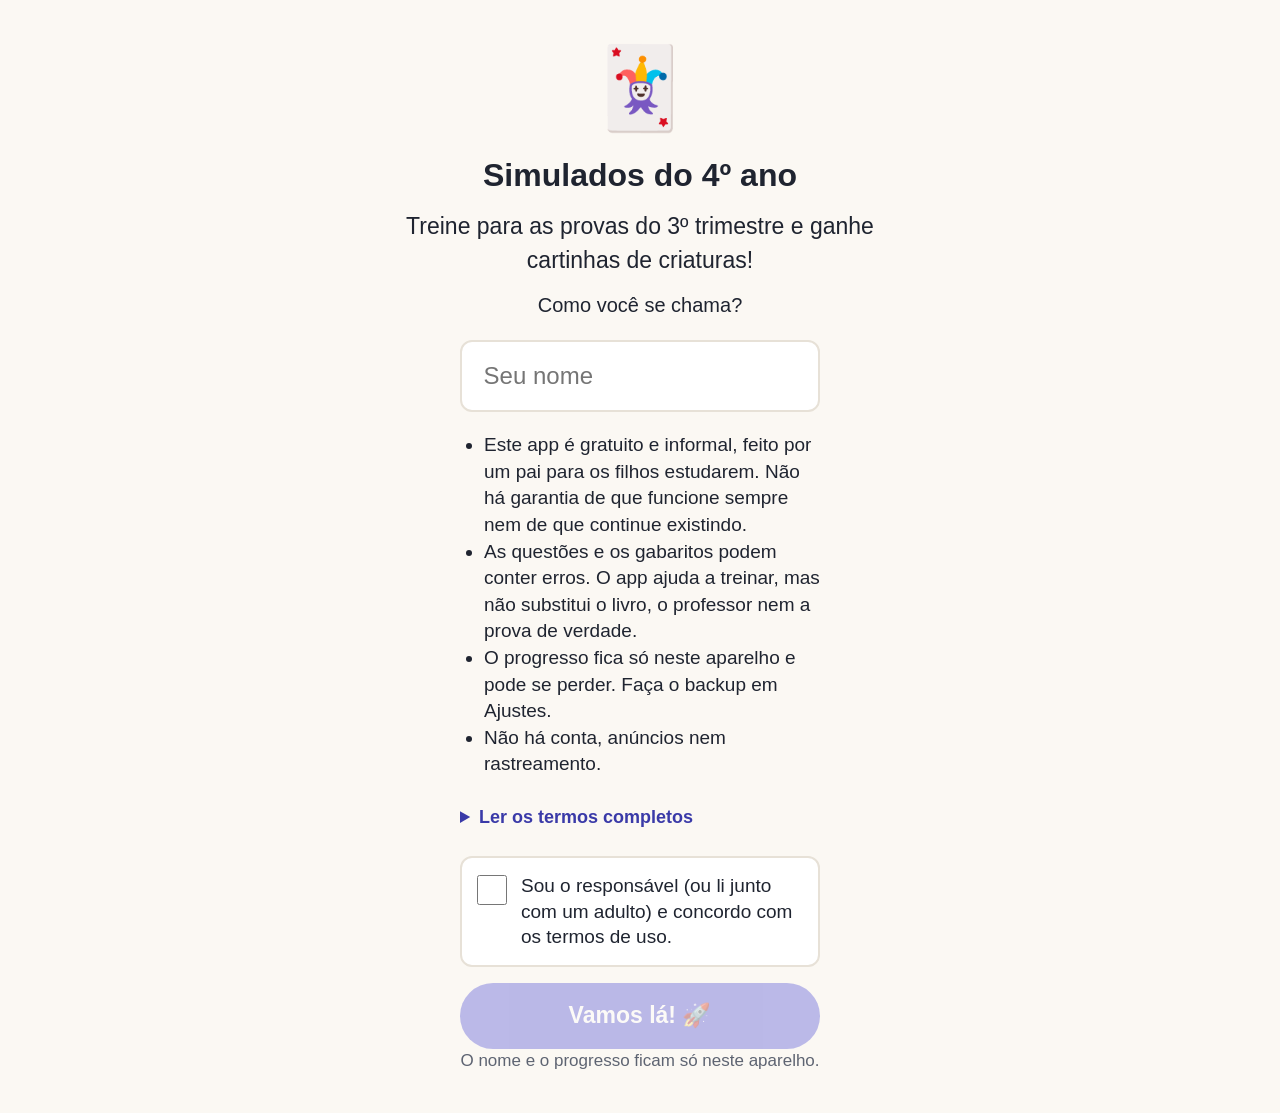
<file: index.html>
<!doctype html>
<html lang="pt-BR">
<head>
  <meta charset="utf-8">
  <meta name="viewport" content="width=device-width, initial-scale=1, viewport-fit=cover">
  <meta name="theme-color" content="#FBF8F3">
  <meta name="mobile-web-app-capable" content="yes">
  <meta name="apple-mobile-web-app-capable" content="yes">
  <meta name="apple-mobile-web-app-title" content="Simulados 4º ano">
  <meta name="format-detection" content="telephone=no">
  <meta name="description" content="Simulados do 4º ano (3º trimestre): matemática, português, gramática, ciências, geografia, história e bilíngue, com cartinhas colecionáveis.">
  <title>Simulados do 4º ano</title>
  <link rel="icon" href="img/icone.svg" type="image/svg+xml">
  <link rel="apple-touch-icon" href="img/apple-touch-icon.png">
  <link rel="manifest" href="manifest.webmanifest">
  <link rel="stylesheet" href="css/app.css">
  <script type="module" src="js/app.js"></script>
</head>
<body>
  <div id="app"><div class="tela-centro"><p class="grande">Carregando…</p></div></div>
  <noscript>Este app precisa de JavaScript ligado.</noscript>
</body>
</html>
</file>
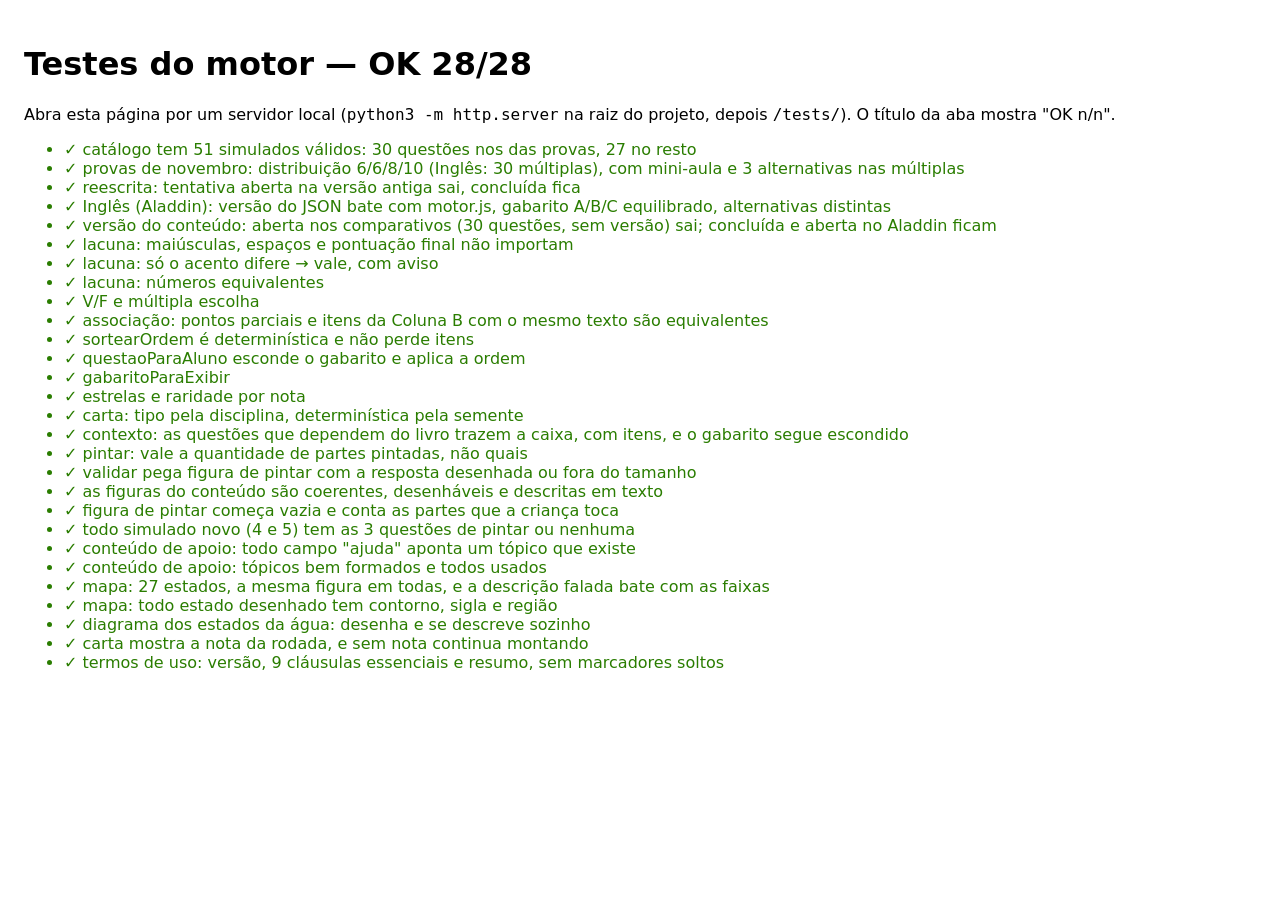
<file: tests/index.html>
<!doctype html>
<html lang="pt-BR">
<head>
  <meta charset="utf-8">
  <title>Testes do motor</title>
  <style>body{font:16px system-ui;padding:1rem}li.ok{color:#2a7d00}li.erro{color:#b00020;font-weight:700}</style>
</head>
<body>
  <h1>Testes do motor</h1>
  <p>Abra esta página por um servidor local (<code>python3 -m http.server</code> na raiz do projeto, depois <code>/tests/</code>). O título da aba mostra "OK n/n".</p>
  <ul id="lista"></ul>
  <script type="module">
    import * as M from "../js/motor.js";
    import { sortearCarta } from "../js/cartas.js";
    const catalogo = await (await fetch("../conteudo/catalogo.json")).json();
    const lista = document.getElementById("lista");
    let falhas = 0, total = 0;
    const igual = (a, b, msg) => { if (JSON.stringify(a) !== JSON.stringify(b)) throw new Error(`${msg || ""} esperado ${JSON.stringify(b)}, veio ${JSON.stringify(a)}`); };
    const ok = (c, msg) => { if (!c) throw new Error(msg || "condição falsa"); };
    function teste(nome, fn) {
      total++;
      const li = document.createElement("li");
      try { fn(); li.className = "ok"; li.textContent = "✓ " + nome; }
      catch (e) { falhas++; li.className = "erro"; li.textContent = `✗ ${nome}: ${e.message}`; }
      lista.append(li);
    }
    const lac = (resp, gab) => M.corrigirLacuna(resp, gab);

    // todos os simulados do catálogo são válidos
    const todos = [];
    for (const s of catalogo) todos.push(await (await fetch(`../conteudo/${s.id}.json`)).json());
    // Os simulados vindos de PDF têm as 27 questões do PDF. Os escritos para as provas de Geografia (28/10),
    // Ciências (04/11), Português (09/11), História e Bilíngue (11/11) têm 30, a pedido do pai; o catálogo tem que concordar.
    const REESCRITOS = ["portugues-p1", "historia-multidisciplinar-3", "bilingue-multidisciplinar-3"]
      .flatMap((p) => [1, 2, 3, 4, 5].map((n) => `${p}-${n}`));
    const DE_TRINTA = ["geografia-p1-4", "geografia-p1-5", "ciencias-p1-4", "ciencias-p1-5", ...REESCRITOS];
    teste("catálogo tem 51 simulados válidos: 30 questões nos das provas, 27 no resto", () => {
      igual(todos.length, 51);
      for (const s of todos) {
        igual(s.questoes.length, DE_TRINTA.includes(s.id) ? 30 : 27, s.id);
        igual(M.validar(s), [], s.id);
        igual(s.questoes.map((q) => q.n), s.questoes.map((_, i) => i + 1), `${s.id}: numeração`);
        igual(catalogo.find((c) => c.id === s.id).questoes, s.questoes.length, `${s.id}: catálogo`);
      }
    });

    // Provas de novembro: 6 V/F, 6 associações, 8 lacunas e 10 múltiplas, porque a prova real é toda A/B/C.
    // O Inglês (Aladdin, desde 10/11/2026) é todo múltipla escolha, como a prova Multidisciplinar.
    const INGLES = (id) => id.startsWith("bilingue-multidisciplinar-3-");
    teste("provas de novembro: distribuição 6/6/8/10 (Inglês: 30 múltiplas), com mini-aula e 3 alternativas nas múltiplas", () => {
      for (const s of todos.filter((x) => REESCRITOS.includes(x.id))) {
        igual(s.questoes.map((q) => q.tipo), INGLES(s.id) ? Array(30).fill("multipla")
          : [...Array(6).fill("vf"), ...Array(6).fill("associacao"), ...Array(8).fill("lacuna"), ...Array(10).fill("multipla")], s.id);
        ok(s.materia, s.id);
        for (const q of s.questoes) {
          ok(q.ajuda, `${s.id} q${q.n} sem ajuda`);
          if (q.tipo === "multipla") {
            igual(q.alternativas.length, 3, `${s.id} q${q.n}`);
            ok(q.alternativas.some((a) => a.id === q.resposta), `${s.id} q${q.n}: gabarito fora das alternativas`);
          }
        }
      }
    });
    teste("reescrita: tentativa aberta na versão antiga sai, concluída fica", () => {
      const t = [
        { id: 1, simulado_id: "portugues-p1-1", total: 27, concluida_em: null },
        { id: 2, simulado_id: "portugues-p1-1", total: 27, concluida_em: "2026-10-01", nota: 8 },
        { id: 3, simulado_id: "portugues-p1-2", total: 30, concluida_em: null },
        { id: 4, simulado_id: "historia-p1-1", total: 27, concluida_em: null },
        { id: 5, simulado_id: "bilingue-multidisciplinar-3-3", total: 27, concluida_em: null },
      ];
      igual(M.semAbertasAntigas(t).map((x) => x.id), [2, 3, 4]);
    });
    teste("Inglês (Aladdin): versão do JSON bate com motor.js, gabarito A/B/C equilibrado, alternativas distintas", () => {
      for (const s of todos) igual(s.versao || 1, M.versaoConteudo(s.id), `${s.id}: versao`);
      for (const s of todos.filter((x) => INGLES(x.id))) {
        igual(s.materia, "bilingue-aladdin", s.id);
        const conta = { A: 0, B: 0, C: 0 };
        for (const q of s.questoes) {
          conta[q.resposta]++;
          const textos = q.alternativas.map((a) => a.texto.trim().toLowerCase());
          igual(new Set(textos).size, 3, `${s.id} q${q.n}: alternativas repetidas`);
        }
        igual(conta, { A: 10, B: 10, C: 10 }, s.id);
        igual(new Set(s.questoes.map((q) => q.enunciado)).size, 30, `${s.id}: enunciado repetido`);
      }
    });
    teste("versão do conteúdo: aberta nos comparativos (30 questões, sem versão) sai; concluída e aberta no Aladdin ficam", () => {
      const t = [
        { id: 1, simulado_id: "bilingue-multidisciplinar-3-4", total: 30, concluida_em: null },
        { id: 2, simulado_id: "bilingue-multidisciplinar-3-4", total: 30, concluida_em: "2026-11-08", nota: 9 },
        { id: 3, simulado_id: "bilingue-multidisciplinar-3-1", total: 30, versao: 2, concluida_em: null },
        { id: 4, simulado_id: "historia-multidisciplinar-3-1", total: 30, concluida_em: null },
        { id: 5, simulado_id: "bilingue-multidisciplinar-3-2", total: 30, versao: 1, concluida_em: null },
      ];
      igual(M.semAbertasAntigas(t).map((x) => x.id), [2, 3, 4]);
    });

    teste("lacuna: maiúsculas, espaços e pontuação final não importam", () => {
      igual(lac("  Rio Grande. ", "rio grande"), { pontos: 1, aviso: null });
      igual(lac("", "x").pontos, 0);
      igual(lac("errado", "certo").pontos, 0);
    });
    teste("lacuna: só o acento difere → vale, com aviso", () => igual(lac("caes", "cães"), { pontos: 1, aviso: "acento" }));
    teste("lacuna: números equivalentes", () => {
      igual(lac("1500", "1.500"), { pontos: 1, aviso: null });
      igual(lac("0,5", "1/2"), { pontos: 1, aviso: "equivalente" });
      igual(lac("3/6", "1/2"), { pontos: 1, aviso: "equivalente" });
      igual(lac("2/3", "1/2").pontos, 0);
    });

    const vf = { n: 1, tipo: "vf", resposta: "V" };
    const mc = { n: 2, tipo: "multipla", resposta: "B", alternativas: [{ id: "A", texto: "a" }, { id: "B", texto: "b" }, { id: "C", texto: "c" }] };
    const assoc = { n: 3, tipo: "associacao", colunaA: [{ id: "1", texto: "x" }, { id: "2", texto: "y" }, { id: "3", texto: "z" }, { id: "4", texto: "w" }],
      colunaB: [{ id: "a", texto: "T1" }, { id: "b", texto: "T2" }, { id: "c", texto: "T1" }, { id: "d", texto: "T4" }], resposta: { 1: "a", 2: "b", 3: "c", 4: "d" } };
    teste("V/F e múltipla escolha", () => {
      ok(M.corrigir(vf, "V").correta && !M.corrigir(vf, "F").correta);
      ok(M.corrigir(mc, "B").correta && !M.corrigir(mc, "A").correta);
    });
    teste("associação: pontos parciais e itens da Coluna B com o mesmo texto são equivalentes", () => {
      igual(M.corrigir(assoc, { 1: "a", 2: "b", 3: "c", 4: "d" }).pontos, 1);
      igual(M.corrigir(assoc, { 1: "c", 2: "b", 3: "a", 4: "d" }).pontos, 1); // a e c têm o mesmo texto
      igual(M.corrigir(assoc, { 1: "a", 2: "b", 3: "c", 4: "a" }).pontos, 0.75);
      igual(M.corrigir(assoc, {}).pontos, 0);
    });
    teste("sortearOrdem é determinística e não perde itens", () => {
      const a = M.sortearOrdem([mc, assoc], 42), b = M.sortearOrdem([mc, assoc], 42);
      igual(a, b);
      igual([...a[2]].sort(), ["A", "B", "C"]);
      igual([...a[3]].sort(), ["a", "b", "c", "d"]);
    });
    teste("questaoParaAluno esconde o gabarito e aplica a ordem", () => {
      const q = M.questaoParaAluno(mc, { 2: ["C", "A", "B"] });
      ok(!("resposta" in q)); igual(q.alternativas.map((x) => x.id), ["C", "A", "B"]);
    });
    teste("gabaritoParaExibir", () => {
      igual(M.gabaritoParaExibir(mc), { valor: "B", texto: "b" });
      igual(M.gabaritoParaExibir(assoc).pares[3], "T1");
    });
    teste("estrelas e raridade por nota", () => {
      igual([null, 5, 7, 8.9, 9, 10].map(M.estrelasPorNota), [0, 1, 2, 2, 3, 3]);
      igual([6.9, 7, 9].map((n) => sortearCarta("Geografia", n, 1).raridade), ["comum", "rara", "lendaria"]);
    });
    teste("carta: tipo pela disciplina, determinística pela semente", () => {
      igual(sortearCarta("Matemática", 10, 7), sortearCarta("Matemática", 10, 7));
      igual(sortearCarta("Matemática", 10, 7).elemento, "raio");
      igual(sortearCarta("Bilíngue", 8, 7).elemento, "vento");
    });

    // Caixa de contexto: o que o livro mostra em figura/tabela e o PDF não trazia (Frações) ou o que
    // não pode virar imagem no repositório público (o gráfico dos trabalhadores, Geografia Cap. 8;
    // o mapa das indústrias virou figura desenhada, ver o teste do mapa abaixo).
    teste("contexto: as questões que dependem do livro trazem a caixa, com itens, e o gabarito segue escondido", () => {
      const comCtx = todos.filter((s) => !REESCRITOS.includes(s.id)).flatMap((s) => s.questoes.filter((q) => q.contexto));
      igual(comCtx.length, 19);
      for (const q of comCtx) {
        ok(q.contexto.titulo && q.contexto.itens.length >= 1, `questão ${q.n}`);
        const aluno = M.questaoParaAluno(q, {});
        ok(!("resposta" in aluno) && aluno.contexto.titulo === q.contexto.titulo, `questão ${q.n}`);
      }
      igual([...new Set(comCtx.map((q) => q.contexto.titulo))].sort(), [
        "Brasil: trabalhadores por grupos de atividades (em mil pessoas)",
        "Receita de pão de queijo",
        "Suco de laranja",
      ]);
    });

    // ---- figuras e questões de pintar (só existem neste app; o correcao.py do simulados-vitor não tem) ----
    const pint = { n: 9, tipo: "pintar", resposta: 3, figura: { tipo: "barra", partes: 8 } };
    teste("pintar: vale a quantidade de partes pintadas, não quais", () => {
      ok(M.corrigir(pint, [0, 1, 2]).correta, "três primeiras");
      ok(M.corrigir(pint, [5, 6, 7]).correta, "três últimas");
      ok(M.corrigir(pint, [1, 4, 7]).correta, "três espalhadas");
      igual(M.corrigir(pint, [0, 1]).pontos, 0);
      igual(M.corrigir(pint, []).pontos, 0);
      igual(M.corrigir(pint, null).pontos, 0);
      igual(M.gabaritoParaExibir(pint), { valor: 3, texto: "3 de 8 partes" });
    });
    teste("validar pega figura de pintar com a resposta desenhada ou fora do tamanho", () => {
      igual(M.validar({ questoes: [pint] }), []);
      ok(M.validar({ questoes: [{ ...pint, figura: { tipo: "barra", partes: 8, pintadas: 3 } }] }).length === 1);
      ok(M.validar({ questoes: [{ ...pint, resposta: 9 }] }).length === 1);
      ok(M.validar({ questoes: [{ ...pint, figura: { tipo: "barra" } }] }).length === 1);
    });

    import { descreverFigura, figuraEl, figuraInterativa } from "../js/figuras.js";
    const figurasDoCatalogo = todos.flatMap((s) => s.questoes.flatMap((q) =>
      [q.figura, ...(q.colunaA || []).map((a) => a.figura)].filter(Boolean).map((f) => ({ q, s, f }))));
    teste("as figuras do conteúdo são coerentes, desenháveis e descritas em texto", () => {
      ok(figurasDoCatalogo.length >= 20, `só ${figurasDoCatalogo.length} figuras`);
      for (const { q, s, f } of figurasDoCatalogo) {
        const onde = `${s.id} q${q.n}`;
        for (const g of f.figuras || [f]) {
          if (g.tipo === "barra" || g.tipo === "circulo") {
            ok(g.partes >= 2, onde);
            if (g.pintadas !== undefined) ok(g.pintadas >= 0 && g.pintadas <= g.partes, onde);
          }
          if (g.tipo === "reta") ok(g.marca >= 0 && g.marca <= g.partes, onde);
          if (g.tipo === "colecao") ok(g.destacados >= 0 && g.destacados <= g.itens, onde);
        }
        ok(descreverFigura(f).length > 10, `${onde} sem descrição`);
        ok(figuraEl(f), `${onde} não desenhou`);
      }
    });
    teste("figura de pintar começa vazia e conta as partes que a criança toca", () => {
      let avisos = 0;
      const area = figuraInterativa({ tipo: "barra", partes: 6 }, () => avisos++);
      igual(area.el.querySelectorAll(".parte.pintada").length, 0);
      const partes = area.el.querySelectorAll(".parte");
      partes[0].dispatchEvent(new MouseEvent("click"));
      partes[4].dispatchEvent(new MouseEvent("click"));
      igual(area.pintadas(), [0, 4]);
      partes[0].dispatchEvent(new MouseEvent("click"));
      igual(area.pintadas(), [4]);
      igual(avisos, 3);
      area.travar();
      partes[2].dispatchEvent(new MouseEvent("click"));
      igual(area.pintadas(), [4], "travada não pinta mais");
    });
    teste("todo simulado novo (4 e 5) tem as 3 questões de pintar ou nenhuma", () => {
      for (const s of todos) {
        const n = s.questoes.filter((q) => q.tipo === "pintar").length;
        ok(n === 0 || n === 3, `${s.id} tem ${n}`);
        if (n) igual(s.partes["5"] ? 1 : 0, 1, `${s.id} sem a Parte 5`);
      }
    });

    // mini-aulas do botão "Ler o conteúdo": todo campo "ajuda" tem tópico, e todo tópico serve a alguma questão
    const materias = new Map();
    for (const s of todos) {
      if (s.materia && !materias.has(s.materia)) {
        materias.set(s.materia, await (await fetch(`../conteudo/materia/${s.materia}.json`)).json());
      }
    }
    teste("conteúdo de apoio: todo campo \"ajuda\" aponta um tópico que existe", () => {
      ok(materias.size >= 1, "nenhum simulado com matéria");
      for (const s of todos) {
        for (const q of s.questoes) {
          if (!q.ajuda) continue;
          ok(s.materia, `${s.id} q${q.n} tem ajuda mas o simulado não tem materia`);
          ok(materias.get(s.materia).topicos[q.ajuda], `${s.id} q${q.n}: tópico ${q.ajuda} não existe`);
        }
      }
    });
    teste("conteúdo de apoio: tópicos bem formados e todos usados", () => {
      const usados = new Set(todos.flatMap((s) => s.questoes.map((q) => s.materia && q.ajuda ? `${s.materia}/${q.ajuda}` : null)));
      for (const [arquivo, m] of materias) {
        for (const [chave, t] of Object.entries(m.topicos)) {
          ok(t.titulo && Array.isArray(t.blocos) && t.blocos.length, `${arquivo}/${chave} sem título ou blocos`);
          for (const b of t.blocos) {
            if (b.tipo === "lista") ok(b.itens?.length, `${arquivo}/${chave}: lista vazia`);
            else if (b.tipo === "exemplos") ok(b.itens?.every((i) => i.frase), `${arquivo}/${chave}: exemplo sem frase`);
            else if (b.tipo === "tabela") ok(b.colunas?.length && b.linhas?.every((l) => l.length === b.colunas.length), `${arquivo}/${chave}: tabela torta`);
            else ok(b.texto, `${arquivo}/${chave}: bloco ${b.tipo} sem texto`);
          }
          ok(usados.has(`${arquivo}/${chave}`), `${arquivo}/${chave} não é usado por nenhuma questão`);
        }
      }
    });

    // A nota da rodada aparece na carta; cartas ganhas antes desta versão (sem nota) não quebram.
    // Mapa do Brasil: a figura é a mesma nas 7 questões, cobre os 27 estados que brasil.js desenha,
    // e a descrição falada (única coisa que o 🔊 e o leitor de tela recebem) bate com as faixas.
    import { UFS } from "../js/brasil.js";
    const comMapa = todos.flatMap((s) => s.questoes.filter((q) => q.figura && q.figura.tipo === "mapa"));
    teste("mapa: 27 estados, a mesma figura em todas, e a descrição falada bate com as faixas", () => {
      igual(comMapa.length, 8);
      igual(Object.keys(UFS).length, 27);
      const unicas = new Set(comMapa.map((q) => JSON.stringify(q.figura)));
      igual(unicas.size, 1, "todas as questões de mapa precisam usar exatamente a mesma figura");
      const fig = comMapa[0].figura;
      igual(Object.keys(fig.valores).sort(), Object.keys(UFS).sort());
      igual(fig.faixas.length, 5);
      for (const [sigla, faixa] of Object.entries(fig.valores)) {
        ok(Number.isInteger(faixa) && faixa >= 0 && faixa < 5, `${sigla}: faixa ${faixa} fora da legenda`);
        const nome = UFS[sigla].n;
        const trecho = fig.descricao.split(fig.faixas[faixa] + " indústrias:")[1] || "";
        ok(trecho.split(".")[0].includes(nome), `${sigla} (${nome}) não aparece na faixa falada "${fig.faixas[faixa]}"`);
      }
      igual(descreverFigura(fig), fig.descricao);
      ok(!("resposta" in M.questaoParaAluno(comMapa[0], {})), "o mapa não pode vazar o gabarito");
    });
    teste("mapa: todo estado desenhado tem contorno, sigla e região", () => {
      for (const [sigla, uf] of Object.entries(UFS)) {
        ok(uf.d && uf.d.startsWith("M") && uf.d.endsWith("Z"), `${sigla}: caminho SVG inválido`);
        ok(uf.n && uf.r, `${sigla}: sem nome ou região`);
        ok(Array.isArray(uf.c) && uf.c.length === 2, `${sigla}: sem posição da sigla`);
        if (uf.f) ok(uf.f.length === 2 && uf.f[0] > 1000, `${sigla}: sigla de fora dentro do mapa`);
      }
    });

    // Diagrama dos estados físicos da água (Ciências): é fixo, então a descrição falada vem do
    // próprio figuras.js e precisa nomear os quatro processos.
    teste("diagrama dos estados da água: desenha e se descreve sozinho", () => {
      const comDiagrama = todos.flatMap((s) => s.questoes.filter((q) => q.figura && q.figura.tipo === "estados-agua"));
      ok(comDiagrama.length >= 1, "nenhuma questão usa o diagrama");
      const d = descreverFigura({ tipo: "estados-agua" });
      for (const p of ["fusão", "vaporização", "condensação", "solidificação", "sólido", "líquido", "gasoso"]) {
        ok(d.toLowerCase().includes(p), `a descrição falada não cita ${p}`);
      }
      const svg = figuraEl({ tipo: "estados-agua" });
      ok(svg && svg.getAttribute("aria-label") === d, "o aria-label precisa ser a descrição");
      ok(svg.querySelectorAll("path, rect, circle").length > 10, "o diagrama saiu vazio");
      for (const q of comDiagrama) ok(!("resposta" in M.questaoParaAluno(q, {})), `q${q.n} vaza o gabarito`);
    });

    import { cartaEl } from "../js/criatura.js";
    teste("carta mostra a nota da rodada, e sem nota continua montando", () => {
      const base = { ...sortearCarta("Geografia", 9.3, 42), obtida_em: "2026-10-21T10:00:00" };
      const com = cartaEl({ ...base, nota: 9.3 });
      igual(com.querySelector(".carta-nota").textContent, "Nota 9,3");
      const sem = cartaEl({ ...base, nota: null });
      ok(!sem.querySelector(".carta-nota"), "carta sem nota não deve ter o selo");
      ok(sem.querySelector(".carta-rodape"), "a carta continua montando sem a nota");
      igual(cartaEl({ ...base, nota: 10 }).querySelector(".carta-nota").textContent, "Nota 10,0");
    });

    import * as T from "../js/termos.js";
    teste("termos de uso: versão, 9 cláusulas essenciais e resumo, sem marcadores soltos", () => {
      ok(Number.isInteger(T.VERSAO_TERMOS) && T.VERSAO_TERMOS >= 1);
      igual(T.ARTIGOS.length, 9);
      const titulos = T.ARTIGOS.map((a) => a[0]);
      for (const t of ["Sem garantias", "Pode haver enganos", "Pode mudar ou acabar", "Seus dados", "Responsabilidade"]) ok(titulos.includes(t), t);
      ok(T.ARTIGOS.every(([t, x]) => t && x.length > 20 && !x.includes("__")), "texto com marcador solto");
      igual(T.resumoEl().children.length, 4);
    });

    document.title = falhas ? `FALHOU ${falhas}/${total}` : `OK ${total}/${total}`;
    document.querySelector("h1").textContent += ` — ${document.title}`;
  </script>
</body>
</html>
</file>
<file: css/app.css>
/* Visual pensado para TDAH: uma coisa por vez, fundo calmo, alvos de toque grandes,
   cores só onde importam (tema da matéria, certo/errado) e animações curtas que respeitam
   "reduzir movimento". Erro em laranja (não vermelho), para não assustar. */

:root {
  color-scheme: light;
  --fundo: #FBF8F3;
  --cartao: #FFFFFF;
  --texto: #1F2430;
  --suave: #5E6472;
  --borda: #E7E1D7;
  --tema: #5B5BD6;
  --tema-escura: #3A3AA8;
  --certa: #17894E;
  --certa-fundo: #E2F5E9;
  --errada: #C25A12;
  --errada-fundo: #FFF0E0;
  --meio: #9A7400;
  --meio-fundo: #FFF6D6;
  --raio: 18px;
  --sombra: 0 2px 0 rgba(31, 36, 48, .06), 0 6px 18px rgba(31, 36, 48, .06);
  font-size: 18px;
}
@media (min-width: 700px) { :root { font-size: 20px; } }

* { box-sizing: border-box; }
html, body { margin: 0; min-height: 100%; }
body {
  background: var(--fundo);
  color: var(--texto);
  font-family: "Nunito", "Segoe UI", Roboto, "Helvetica Neue", Arial, sans-serif;
  line-height: 1.45;
  -webkit-tap-highlight-color: transparent;
  overscroll-behavior-y: contain;
}
#app { min-height: 100vh; min-height: 100dvh; }
h1, h2, h3 { line-height: 1.2; margin: 0 0 .5em; }
h1 { font-size: 1.6rem; }
h2 { font-size: 1.3rem; }
h3 { font-size: 1.1rem; }
p { margin: 0 0 .6em; }
a { color: var(--tema-escura); }
button { font: inherit; color: inherit; }
.pequeno { font-size: .85rem; color: var(--suave); }
.grande { font-size: 1.15rem; }
.espaco { flex: 1; }
:focus-visible { outline: 3px solid var(--tema); outline-offset: 2px; }

/* ---------------------------------------------------------------- botões */

.botao {
  display: inline-flex; align-items: center; justify-content: center; gap: .4em;
  min-height: 52px; padding: .6em 1.3em;
  background: var(--tema); color: #fff; border: 0; border-radius: 999px;
  font-weight: 800; text-decoration: none; cursor: pointer;
  box-shadow: 0 4px 0 var(--tema-escura);
  transition: transform .08s, box-shadow .08s, opacity .2s;
}
.botao:active:not(:disabled) { transform: translateY(3px); box-shadow: 0 1px 0 var(--tema-escura); }
.botao:disabled { opacity: .4; cursor: default; box-shadow: none; }
.botao.grande { min-height: 60px; font-size: 1.15rem; padding: .7em 1.6em; }
.botao.pequeno { min-height: 42px; padding: .4em 1em; font-size: .9rem; box-shadow: 0 3px 0 var(--borda); }
.botao.secundario { background: var(--cartao); color: var(--texto); border: 2px solid var(--borda); box-shadow: 0 3px 0 var(--borda); }
.botao.texto { background: none; color: var(--tema-escura); box-shadow: none; min-height: 44px; padding: .4em .8em; }
.botao.perigo { background: #B4361B; box-shadow: 0 4px 0 #7D220F; }
.perigo-texto { color: #B4361B !important; }
.botao-icone {
  display: inline-grid; place-items: center; width: 48px; height: 48px; flex: none;
  border-radius: 50%; border: 2px solid var(--borda); background: var(--cartao);
  font-size: 1.3rem; text-decoration: none; color: var(--texto); cursor: pointer;
}
.botoes-coluna { display: flex; flex-direction: column; gap: .8rem; align-items: stretch; margin-top: 1rem; width: 100%; max-width: 420px; margin-inline: auto; }

/* ---------------------------------------------------------------- estrutura */

.tela-inicio, .tela-disciplina, .tela-album, .tela-resultado, .tela-ajustes {
  max-width: 960px; margin: 0 auto;
  padding: max(1rem, env(safe-area-inset-top)) max(1rem, env(safe-area-inset-right)) 2rem max(1rem, env(safe-area-inset-left));
}
.topo-simples { display: flex; align-items: center; gap: .8rem; margin-bottom: 1.2rem; }
.topo-simples h1 { margin: 0; font-size: 1.4rem; }
.tela-centro { min-height: 100vh; min-height: 100dvh; display: grid; place-items: center; padding: 1.5rem; text-align: center; }

/* ---------------------------------------------------------------- início */

.boas-vindas { margin: .5rem 0 1.2rem; }
.boas-vindas h1 { font-size: 1.9rem; margin-bottom: .2em; }
.boas-vindas p { color: var(--suave); font-size: 1.1rem; }
.grade-disciplinas { display: grid; grid-template-columns: repeat(auto-fill, minmax(150px, 1fr)); gap: 1rem; }
.disciplina {
  position: relative; display: flex; flex-direction: column; align-items: flex-start; gap: .3rem;
  min-height: 140px; padding: 1rem; border-radius: var(--raio);
  background: var(--cartao); border: 3px solid var(--cor); box-shadow: 0 5px 0 var(--cor);
  text-decoration: none; color: var(--texto);
  transition: transform .08s, box-shadow .08s;
}
.disciplina:active { transform: translateY(4px); box-shadow: 0 1px 0 var(--cor); }
.disciplina-icone { font-size: 2.2rem; line-height: 1; }
.disciplina-nome { font-size: 1.2rem; font-weight: 800; margin-top: auto; }
.disciplina-info { font-size: .85rem; color: var(--suave); }
.selo { position: absolute; top: .6rem; right: .6rem; background: var(--tema, #5B5BD6); color: #fff; font-size: .75rem; font-weight: 800; padding: .15em .6em; border-radius: 999px; }
.disciplina .selo { background: var(--escura); }
.estrelas span { color: #D9D3C7; }
.estrelas span.acesa { color: #F5A300; }
.botao-album {
  display: flex; align-items: center; gap: 1rem; margin-top: 1.4rem; padding: 1rem 1.2rem;
  background: linear-gradient(135deg, #FFF4D6, #FFE2EC); border: 3px solid #F2C14E; border-radius: var(--raio);
  text-decoration: none; color: var(--texto); box-shadow: 0 5px 0 #E2A92C;
}
.botao-album-icone { font-size: 2.2rem; }
.botao-album strong { display: block; font-size: 1.15rem; }
.botao-album small { color: var(--suave); }
.rodape-inicio { margin-top: 2.5rem; text-align: center; font-size: .85rem; }
.rodape-inicio a { color: var(--suave); }

/* ---------------------------------------------------------------- disciplina */

.prova { margin-bottom: 1.6rem; }
.prova h2 { color: var(--tema-escura); }
.lista-simulados { display: grid; grid-template-columns: repeat(auto-fill, minmax(150px, 1fr)); gap: .9rem; }
.simulado {
  position: relative; display: flex; flex-direction: column; align-items: flex-start; gap: .3rem;
  padding: 1rem 1.1rem; min-height: 110px; text-align: left; cursor: pointer;
  background: var(--cartao); border: 2px solid var(--borda); border-radius: var(--raio); box-shadow: 0 4px 0 var(--borda);
}
.simulado:active { transform: translateY(3px); box-shadow: 0 1px 0 var(--borda); }
.simulado-nome { font-weight: 800; font-size: 1.15rem; }
.simulado .estrelas { font-size: 1.4rem; letter-spacing: .1em; }
.simulado-feito, .simulado-novo { font-size: .8rem; color: var(--suave); }
.simulado-novo { color: var(--tema-escura); font-weight: 700; }
.lista-partes { list-style: none; padding: 0; margin: .5rem 0 1rem; display: grid; grid-template-columns: 1fr 1fr; gap: .4rem; }
.lista-partes li { background: var(--fundo); border-radius: 10px; padding: .4em .6em; font-size: .9rem; }

/* ---------------------------------------------------------------- modal */

.modal-fundo {
  position: fixed; inset: 0; z-index: 50; display: grid; place-items: center; padding: 1rem;
  background: rgba(31, 36, 48, .45); animation: aparecer .15s ease-out;
}
.modal {
  width: 100%; max-width: 460px; max-height: 90vh; overflow: auto;
  background: var(--cartao); border-radius: 22px; padding: 1.4rem; box-shadow: 0 20px 50px rgba(0,0,0,.25);
}
.modal-sobre { color: var(--suave); font-size: .9rem; margin-bottom: .2rem; }
.modal-botoes { display: flex; gap: .7rem; justify-content: flex-end; flex-wrap: wrap; margin-top: 1rem; }
.toast {
  position: fixed; left: 50%; bottom: calc(1.2rem + env(safe-area-inset-bottom)); transform: translateX(-50%);
  background: var(--texto); color: #fff; padding: .7em 1.2em; border-radius: 999px; z-index: 60;
  transition: opacity .5s;
}
.toast.sucesso { background: var(--certa); }
.toast.saindo { opacity: 0; }

/* ---------------------------------------------------------------- quiz */

.tela-quiz { min-height: 100vh; min-height: 100dvh; display: flex; flex-direction: column; }
.quiz-topo {
  position: sticky; top: 0; z-index: 10; display: flex; align-items: center; gap: .7rem;
  padding: max(.6rem, env(safe-area-inset-top)) max(1rem, env(safe-area-inset-right)) .6rem max(1rem, env(safe-area-inset-left));
  background: var(--fundo); border-bottom: 1px solid var(--borda);
}
.quiz-topo-meio { flex: 1; min-width: 0; }
.quiz-topo-texto { display: flex; justify-content: space-between; gap: .5rem; font-size: .85rem; color: var(--suave); margin-bottom: .3rem; }
.quiz-topo-texto span { overflow: hidden; white-space: nowrap; text-overflow: ellipsis; }
.quiz-topo-texto strong { color: var(--texto); white-space: nowrap; }
.progresso { display: flex; gap: 2px; height: 12px; }
.segmento { flex: 1; background: #E5E0D6; border-radius: 3px; transition: background .3s; }
.segmento.nova-parte { margin-left: 5px; }
.segmento.certa { background: var(--certa); }
.segmento.errada { background: #E89A5A; }
.segmento.meio { background: #E5C04A; }
.segmento.atual { background: var(--tema); box-shadow: 0 0 0 2px var(--fundo), 0 0 0 4px var(--tema); }

.quiz-corpo { flex: 1; padding: 1rem max(1rem, env(safe-area-inset-right)) 1rem max(1rem, env(safe-area-inset-left)); }
.questao {
  max-width: 720px; margin: 0 auto; background: var(--cartao); border-radius: 22px; padding: 1.3rem;
  box-shadow: var(--sombra); border-top: 6px solid var(--tema);
  animation: entrar .25s ease-out;
}
.questao.larga { max-width: 900px; }
.questao-topo { display: flex; flex-wrap: wrap; gap: .5rem; margin-bottom: .9rem; }
.chip-parte, .chip-revisao, .chip-sequencia { font-size: .8rem; font-weight: 700; padding: .25em .8em; border-radius: 999px; background: var(--fundo); color: var(--suave); }
.chip-revisao { background: #EEE8FF; color: #563CA8; }
.chip-sequencia { background: #FFF0D6; color: #A35A00; animation: pulsar 1s ease-in-out 2; }
.contexto { background: var(--fundo); border: 2px dashed var(--tema); border-radius: 14px; padding: .7rem 1rem; margin: 0 0 1rem; }
.contexto-titulo { display: block; color: var(--tema-escura); margin-bottom: .3rem; }
.contexto p, .contexto ul { margin: 0; font-size: 1.05rem; line-height: 1.5; }
.contexto ul { padding-left: 1.2rem; }
.enunciado-linha { display: flex; gap: .7rem; align-items: flex-start; }
.numero-questao {
  flex: none; display: grid; place-items: center; width: 2.2rem; height: 2.2rem; border-radius: 50%;
  background: var(--tema); color: #fff; font-weight: 800; font-size: .95rem; margin-top: .1rem;
}
.enunciado { flex: 1; font-size: 1.35rem; font-weight: 700; line-height: 1.4; margin: 0; }
@media (max-width: 480px) { .enunciado { font-size: 1.2rem; } }
.botao-voz {
  flex: none; width: 52px; height: 52px; border-radius: 50%; border: 2px solid var(--borda);
  background: var(--fundo); font-size: 1.4rem; cursor: pointer;
}
.botao-voz.falando { background: var(--tema); border-color: var(--tema); animation: pulsar 1s ease-in-out infinite; }
.instrucao { color: var(--suave); font-size: .9rem; margin: .8rem 0 1rem; }
.lacuna {
  display: inline-block; min-width: 4.5em; padding: 0 .4em; margin: 0 .15em;
  border-bottom: 3px dashed var(--tema); color: var(--tema-escura); text-align: center;
}
.lacuna.preenchida { border-bottom-style: solid; }
.lacuna.certa { color: var(--certa); border-color: var(--certa); }
.lacuna.errada { color: var(--errada); border-color: var(--errada); text-decoration: line-through; }

.opcoes { display: flex; flex-direction: column; gap: .7rem; }
.opcoes.vf { flex-direction: row; }
.opcoes.vf .opcao { flex: 1; justify-content: center; font-size: 1.2rem; min-height: 76px; }
.opcao {
  display: flex; align-items: center; gap: .8rem; width: 100%; min-height: 60px; padding: .7rem 1rem;
  background: var(--cartao); border: 3px solid var(--borda); border-radius: 16px; text-align: left; cursor: pointer;
  font-weight: 700; transition: border-color .15s, background .15s;
}
.opcao-letra {
  flex: none; display: grid; place-items: center; width: 2rem; height: 2rem; border-radius: 50%;
  background: var(--fundo); font-weight: 800;
}
.opcao.escolhida { border-color: var(--tema); background: color-mix(in srgb, var(--tema) 10%, white); }
.opcao.escolhida .opcao-letra { background: var(--tema); color: #fff; }
.opcao.certa { border-color: var(--certa); background: var(--certa-fundo); }
.opcao.certa .opcao-letra { background: var(--certa); color: #fff; }
.opcao.errada { border-color: var(--errada); background: var(--errada-fundo); }
.opcao.errada .opcao-letra { background: var(--errada); color: #fff; }
.opcao:disabled { cursor: default; color: var(--texto); }
.opcao:disabled:not(.certa):not(.errada) { opacity: .55; }

.lacuna-area { display: flex; flex-direction: column; gap: .6rem; }
.campo-lacuna {
  width: 100%; font: inherit; font-size: 1.4rem; font-weight: 700; padding: .6em .8em;
  border: 3px solid var(--borda); border-radius: 16px; background: var(--fundo); color: var(--texto);
}
.campo-lacuna:focus { outline: none; border-color: var(--tema); background: #fff; }
.campo-lacuna.certa { border-color: var(--certa); background: var(--certa-fundo); }
.campo-lacuna.errada { border-color: var(--errada); background: var(--errada-fundo); }
.teclas-extra { display: flex; gap: .5rem; }

.associacao { display: grid; grid-template-columns: 1fr 1fr; gap: 1rem; }
@media (max-width: 560px) {
  .associacao { gap: .5rem; }
  .item-assoc { padding: .45rem .5rem; gap: .4rem; font-size: .9rem; min-height: 64px; }
  .item-correcao { padding-left: 0; }
}
@media (max-width: 340px) { .associacao { grid-template-columns: 1fr; } }
.associacao > .coluna { min-width: 0; }
.coluna { display: flex; flex-direction: column; gap: .6rem; }
.coluna-titulo { font-size: .8rem; font-weight: 800; text-transform: uppercase; letter-spacing: .05em; color: var(--suave); }
.item-assoc {
  position: relative; display: flex; align-items: center; gap: .6rem; min-height: 58px; padding: .5rem .8rem;
  text-align: left; background: var(--cartao); border: 3px solid var(--borda); border-radius: 14px; cursor: pointer; font-weight: 700;
  flex-wrap: wrap;
}
.item-marca { flex: none; display: grid; place-items: center; width: 1.8rem; height: 1.8rem; border-radius: 8px; background: var(--fundo); font-weight: 800; }
.item-texto { flex: 1; min-width: 0; overflow-wrap: break-word; }
@media (max-width: 560px) { .item-assoc:not(.item-figura) .item-texto { flex-basis: 100%; } }
.item-par:empty { display: none; }
.item-par { flex: none; font-weight: 800; padding: .1em .5em; border-radius: 8px; background: var(--par); color: #fff; }
.item-assoc.ligado { border-color: var(--par); background: color-mix(in srgb, var(--par) 10%, white); }
.item-assoc.ligado .item-marca { background: var(--par); color: #fff; }
.item-assoc.selecionado { border-color: var(--tema); border-style: dashed; background: color-mix(in srgb, var(--tema) 12%, white); transform: scale(1.02); }
.item-assoc.certa { border-color: var(--certa); background: var(--certa-fundo); }
.item-assoc.errada { border-color: var(--errada); background: var(--errada-fundo); }
.item-assoc:disabled { cursor: default; color: var(--texto); }
.item-correcao { flex-basis: 100%; font-size: .85rem; color: var(--errada); font-weight: 700; padding-left: 2.4rem; }
.botao-rascunho { margin-top: 1rem; }

.quiz-rodape {
  position: sticky; bottom: 0; z-index: 10;
  padding: .8rem max(1rem, env(safe-area-inset-right)) calc(.8rem + env(safe-area-inset-bottom)) max(1rem, env(safe-area-inset-left));
  background: linear-gradient(to top, var(--fundo) 75%, rgba(251, 248, 243, 0));
  display: flex; flex-direction: column; align-items: center; gap: .5rem;
}
.quiz-rodape .conferir { width: 100%; max-width: 720px; }
.erro-rede { color: var(--errada); font-weight: 700; margin: 0; }
.retorno {
  width: 100%; max-width: 720px; display: flex; align-items: center; gap: 1rem; flex-wrap: wrap;
  padding: 1rem 1.2rem; border-radius: 20px; border: 3px solid; animation: subir .25s ease-out;
}
.retorno.acerto { background: var(--certa-fundo); border-color: var(--certa); }
.retorno.erro { background: var(--errada-fundo); border-color: var(--errada); }
.retorno.meio { background: var(--meio-fundo); border-color: #E5C04A; }
.retorno-texto { flex: 1; min-width: 200px; }
.retorno-titulo { display: block; font-size: 1.25rem; margin-bottom: .2rem; }
.retorno p { margin: .15rem 0; }
.retorno .botao { flex: none; }
@media (max-width: 480px) { .retorno .botao { width: 100%; } }
.pagina-livro { color: var(--suave); font-size: .9rem; }

/* ---------------------------------------------------------------- conteúdo ("não sei responder") */

.botao-materia { width: 100%; margin: 0 0 1rem; font-size: .95rem; border-style: dashed; border-color: var(--tema); color: var(--tema-escura); }
.materia-fundo {
  position: fixed; inset: 0; z-index: 60; display: grid; grid-template-columns: minmax(0, 1fr); place-items: end center; padding: 0;
  background: rgba(31, 36, 48, .45); animation: aparecer .15s ease-out;
}
@media (prefers-reduced-motion: reduce) { .materia-fundo { animation: none; } }
.materia {
  width: 100%; max-width: 720px; max-height: 92vh; display: flex; flex-direction: column;
  background: var(--cartao); border-radius: 22px 22px 0 0; box-shadow: 0 -10px 40px rgba(0,0,0,.25);
}
@media (min-width: 700px) { .materia-fundo { place-items: center; padding: 1rem; } .materia { border-radius: 22px; } }
.materia-barra {
  display: flex; align-items: center; gap: .6rem; padding: .9rem 1rem; border-bottom: 2px solid var(--borda);
  background: var(--fundo); border-radius: 22px 22px 0 0;
}
.materia-titulo { flex: 1; font-size: 1.05rem; color: var(--tema-escura); }
.materia-corpo { flex: 1; min-width: 0; overflow: auto; padding: 1rem 1.1rem; line-height: 1.55; }
.materia-corpo p { margin: 0 0 .9rem; }
.materia-lista { margin: 0 0 .9rem; padding-left: 1.3rem; }
.materia-lista li { margin-bottom: .45rem; }
.materia-exemplos { list-style: none; margin: 0 0 .9rem; padding: 0; display: grid; gap: .5rem; }
.materia-exemplos li { background: var(--fundo); border-radius: 12px; padding: .6rem .8rem; }
.materia-frase { display: block; font-weight: 700; }
.materia-nota { display: block; font-size: .88rem; color: var(--suave); }
.materia-tabela-rolagem { overflow-x: auto; margin: 0 0 .9rem; }
.materia-tabela { border-collapse: collapse; width: 100%; font-size: .95rem; }
.materia-tabela th, .materia-tabela td { border: 1px solid var(--borda); padding: .45rem .6rem; text-align: left; }
.materia-tabela thead th { background: var(--fundo); color: var(--tema-escura); }
.materia-tabela tbody th { font-weight: 700; background: var(--fundo); }
.materia-dica { background: var(--meio-fundo); border-radius: 12px; padding: .7rem .9rem; }
.materia-pagina { font-size: .88rem; font-weight: 700; color: var(--suave); margin: 0; }
.materia-rodape { padding: .8rem 1.1rem max(.8rem, env(safe-area-inset-bottom)); border-top: 2px solid var(--borda); }
.materia-rodape .botao { width: 100%; }

/* ---------------------------------------------------------------- rascunho */

.rascunho { position: fixed; inset: 0; z-index: 70; display: flex; flex-direction: column; background: #FFFDF7; }
.rascunho-barra { display: flex; align-items: center; gap: .6rem; padding: max(.6rem, env(safe-area-inset-top)) 1rem .6rem; border-bottom: 1px solid var(--borda); background: var(--cartao); }
.rascunho-canvas {
  flex: 1; width: 100%; touch-action: none;
  background-image: linear-gradient(#E9F0FA 1px, transparent 1px), linear-gradient(90deg, #E9F0FA 1px, transparent 1px);
  background-size: 28px 28px;
}

/* ---------------------------------------------------------------- fim de parte / resultado */

.fim-parte, .resultado { max-width: 520px; margin: 0 auto; text-align: center; }
.estrelas-grandes { font-size: 3.4rem; letter-spacing: .15em; margin-bottom: .5rem; }
.estrelas-grandes span { color: #DDD6C8; display: inline-block; }
.estrelas-grandes span.acesa { color: #F5A300; animation: estrela .5s cubic-bezier(.3, 1.6, .5, 1) both; animation-delay: calc(var(--i) * .18s); }
.emoji-grande { font-size: 4rem; margin-bottom: .5rem; }
.nota { display: inline-flex; flex-direction: column; align-items: center; margin: .3rem 0 .8rem; padding: .4rem 1.6rem; border-radius: 20px; background: var(--cartao); box-shadow: var(--sombra); font-size: 3rem; font-weight: 900; color: var(--tema-escura); line-height: 1.1; }
.nota small { font-size: .85rem; font-weight: 700; color: var(--suave); }
.nota-revisao { color: var(--certa); font-weight: 700; }
.area-carta { display: grid; place-items: center; margin: 1.2rem 0; }
.pacote {
  display: flex; flex-direction: column; align-items: center; justify-content: center; gap: .3rem;
  width: 230px; height: 300px; border: 0; border-radius: 18px; cursor: pointer; color: #fff;
  background: linear-gradient(135deg, var(--tema), var(--tema-escura));
  box-shadow: 0 8px 0 var(--tema-escura), 0 16px 30px rgba(0,0,0,.2);
  animation: balancar 1.6s ease-in-out infinite;
}
.pacote-icone { font-size: 3.5rem; }
.pacote strong { font-size: 1.2rem; }

/* ---------------------------------------------------------------- cartas */

.carta {
  --cor: #8B6FE0; --escura: #563CA8;
  position: relative; width: 250px; aspect-ratio: 63 / 88; max-width: 100%;
  display: flex; flex-direction: column; gap: 6px; padding: 10px;
  border-radius: 14px; background: var(--cor); border: 6px solid #F4D35E;
  box-shadow: 0 10px 25px rgba(0,0,0,.25); color: #1F2430; overflow: hidden; text-align: left;
}
.carta-topo { display: flex; justify-content: space-between; align-items: baseline; gap: 4px; background: rgba(255,255,255,.85); border-radius: 8px; padding: 2px 8px; }
.carta-nome { font-weight: 900; font-size: 1.05rem; }
.carta-pv { font-weight: 900; color: #B4361B; white-space: nowrap; }
.carta-pv small { font-size: .6rem; margin-right: 1px; }
.carta-arte { flex: 1; min-height: 0; border: 4px solid #D9C27A; border-radius: 6px; background: radial-gradient(circle at 50% 40%, #FFFFFF, color-mix(in srgb, var(--cor) 35%, white)); display: grid; place-items: center; }
.carta-arte svg { width: 100%; height: 100%; }
.carta-arte { position: relative; overflow: hidden; }
.carta-info { font-size: .65rem; font-style: italic; text-align: center; background: #F4D35E; border-radius: 4px; padding: 1px 4px; }
.carta-ataque { display: flex; justify-content: space-between; align-items: center; gap: 4px; background: rgba(255,255,255,.85); border-radius: 8px; padding: 6px 8px; font-weight: 800; font-size: .85rem; }
.carta-ataque strong { font-size: 1.1rem; }
.carta-rodape { display: flex; justify-content: space-between; font-size: .65rem; font-weight: 700; color: #fff; }
.carta-nota { background: rgba(255,255,255,.9); color: #2B2B2B; border-radius: 6px; padding: 0 6px; font-weight: 900; white-space: nowrap; }
.carta-nota small { font-weight: 700; opacity: .75; }
.carta.rara { border-color: #C0C8D8; box-shadow: 0 0 0 2px #8FA0BF, 0 10px 25px rgba(0,0,0,.25); }
.carta.lendaria { border-color: #FFD95A; }
.carta.lendaria::after {
  content: ""; position: absolute; inset: 0; pointer-events: none; mix-blend-mode: soft-light;
  background: linear-gradient(115deg, transparent 20%, rgba(255,0,150,.5) 35%, rgba(0,220,255,.5) 50%, rgba(255,255,0,.5) 65%, transparent 80%);
  background-size: 250% 250%; animation: holo 3.5s linear infinite;
}
.carta.pequena { width: 100%; font-size: .75rem; padding: 6px; border-width: 4px; gap: 4px; }
.carta.pequena .carta-nome { font-size: .85rem; }
.carta.revelando { animation: revelar .7s cubic-bezier(.2, 1.4, .4, 1) both; }
.carta-ampliada .carta { width: min(340px, 85vw); }
.grade-cartas { display: grid; grid-template-columns: repeat(auto-fill, minmax(140px, 1fr)); gap: 1rem; margin-top: 1rem; }
.carta-botao { padding: 0; border: 0; background: none; cursor: pointer; }
.resumo-album { font-weight: 700; }
.chips { display: flex; flex-wrap: wrap; gap: .5rem; margin-top: .6rem; }
.chip { min-height: 40px; padding: .3em 1em; border-radius: 999px; border: 2px solid var(--borda); background: var(--cartao); cursor: pointer; font-weight: 700; }
.chip.ativo { background: var(--tema); border-color: var(--tema); color: #fff; }
.vazio { text-align: center; padding: 2rem 1rem; }

/* ---------------------------------------------------------------- confete */

.confete {
  position: fixed; z-index: 80; width: 10px; height: 14px; border-radius: 3px; pointer-events: none;
  animation: confete 1s ease-out forwards;
}

/* ---------------------------------------------------------------- boas-vindas e ajustes */

.form-nome { display: flex; flex-direction: column; gap: .8rem; width: 100%; max-width: 360px; margin: 1rem auto 0; }
.form-nome input, .ajuste-nome input {
  font: inherit; font-size: 1.2rem; padding: .7em .9em; border: 2px solid var(--borda); border-radius: 12px; background: #fff; color: var(--texto);
}
.termos-aceite { text-align: left; width: 100%; }
.termos-resumo { margin: .2rem 0 .8rem; padding-left: 1.2rem; font-size: .95rem; line-height: 1.4; }
.termos-detalhes { margin: 0 0 .8rem; font-size: .9rem; }
.termos-detalhes summary { cursor: pointer; font-weight: 700; padding: .5rem 0; color: var(--tema-escura); }
.termos-texto h2 { font-size: 1rem; margin: 1rem 0 .2rem; }
.termos-texto p { margin: 0 0 .5rem; line-height: 1.4; }
.aceite-linha { display: flex; gap: .7rem; align-items: flex-start; padding: .75rem; border: 2px solid var(--borda); border-radius: 12px; background: #fff; cursor: pointer; line-height: 1.35; font-size: .95rem; }
.form-nome .aceite-linha input, .aceite-linha input { flex: none; width: 1.5rem; height: 1.5rem; margin: .1rem 0 0; padding: 0; border: 0; accent-color: var(--tema); }
.tela-ajustes section { background: var(--cartao); border: 1px solid var(--borda); border-radius: 14px; padding: 1rem; margin-bottom: 1rem; }
.tela-ajustes h2 { margin-top: 0; font-size: 1.1rem; }
.ajuste-nome { display: flex; gap: .6rem; flex-wrap: wrap; }
.ajuste-nome input { flex: 1; min-width: 180px; }
.botoes-linha { display: flex; gap: .6rem; flex-wrap: wrap; margin-top: .6rem; }
.alerta { padding: .8rem 1rem; border-radius: 12px; background: var(--errada-fundo); border: 2px solid var(--errada); margin: 1rem 0; }

/* ---------------------------------------------------------------- animações */

@keyframes aparecer { from { opacity: 0; } }
@keyframes entrar { from { opacity: 0; transform: translateY(10px); } }
@keyframes subir { from { opacity: 0; transform: translateY(16px); } }
@keyframes pulsar { 50% { transform: scale(1.08); } }
@keyframes estrela { from { transform: scale(0) rotate(-40deg); opacity: 0; } }
@keyframes balancar { 0%, 100% { transform: rotate(-2deg); } 50% { transform: rotate(2deg) scale(1.02); } }
@keyframes revelar { from { transform: rotateY(90deg) scale(.6); opacity: 0; } }
@keyframes holo { from { background-position: 0% 0%; } to { background-position: 250% 250%; } }
@keyframes confete { to { transform: translate(var(--dx), calc(var(--dy) + 260px)) rotate(var(--rot)); opacity: 0; } }

@media (prefers-reduced-motion: reduce) {
  *, *::before, *::after { animation-duration: .01ms !important; animation-iteration-count: 1 !important; transition-duration: .01ms !important; }
}

/* ---------------------------------------------- figuras das questões de fração */

.figura { display: block; width: 100%; max-width: 420px; margin: 0 auto 1rem; height: auto; overflow: visible; }
.figura-circulo { max-width: 240px; }
.figura-colecao { max-width: 380px; }
.figura .parte { fill: var(--cartao); stroke: var(--tema-escura); stroke-width: 3; }
.figura .parte.pintada { fill: var(--tema); }
.figura-colecao .parte { stroke-width: 2.5; }
.figura .icone { font-size: 18px; pointer-events: none; }
.figura .eixo, .figura .risco { stroke: var(--tema-escura); stroke-width: 3; stroke-linecap: round; }
.figura .risco.destacada { stroke-width: 5; }
.figura .marca { fill: var(--tema); stroke: var(--tema-escura); stroke-width: 3; }
.figura .rotulo { fill: var(--texto); font-size: 20px; font-weight: 700; }

.figura-comparar { margin: 0 0 1rem; display: grid; gap: .6rem; }
.figura-linha { display: flex; align-items: center; gap: .6rem; }
.figura-linha .figura { margin: 0; }
.figura-rotulo { color: var(--tema-escura); font-size: 1.1rem; min-width: 1.4em; }

/* Mapa do Brasil (Geografia, Cap. 8). A legenda fica sempre visível: a cor não é a única pista. */
.figura-mapa { margin: 0 0 1rem; }
.figura-mapa-desenho { min-height: 120px; }
.figura-mapa-desenho .mapa-svg { width: 100%; height: auto; display: block; }
.figura-mapa-legenda { display: grid; grid-template-columns: 1fr 1fr; gap: .3rem .7rem; margin-top: .6rem; font-size: .8rem; font-weight: 700; }
.figura-mapa-item { display: flex; align-items: center; gap: .4rem; }
.figura-mapa-cor { width: 22px; height: 15px; border-radius: 4px; border: 1px solid var(--borda); flex: none; }
@media (max-width: 380px) { .figura-mapa-legenda { grid-template-columns: 1fr; } }

/* pintar: a criança toca nas partes */
.area-pintar { margin: .4rem 0 0; }
.figura-pintar .parte { cursor: pointer; transition: fill .12s ease; }
.figura-pintar:not(.travada) .parte:hover { fill: var(--fundo); }
.figura-pintar:not(.travada) .parte.pintada:hover { fill: var(--tema-escura); }
.figura-pintar .parte:focus-visible { outline: 3px solid var(--texto); outline-offset: 2px; }
.figura-pintar.travada .parte { cursor: default; }
.figura-pintar.certa .parte.pintada { fill: var(--certa); stroke: var(--certa); }
.figura-pintar.errada .parte.pintada { fill: var(--errada); stroke: var(--errada); }
.pintar-contagem { text-align: center; font-weight: 700; color: var(--suave); margin: .5rem 0 0; }
.pintar-gabarito { margin: .8rem 0 0; text-align: center; }
.pintar-gabarito strong { display: block; color: var(--suave); font-size: .9rem; margin-bottom: .3rem; }
.pintar-gabarito .figura { max-width: 300px; }

@media (prefers-reduced-motion: reduce) { .figura-pintar .parte { transition: none; } }
.item-assoc.item-figura .item-texto { display: block; padding: .2rem 0; }
.item-assoc.item-figura .figura { margin: 0; max-width: 170px; }
.item-assoc.item-figura .figura-circulo { max-width: 76px; }
</file>
